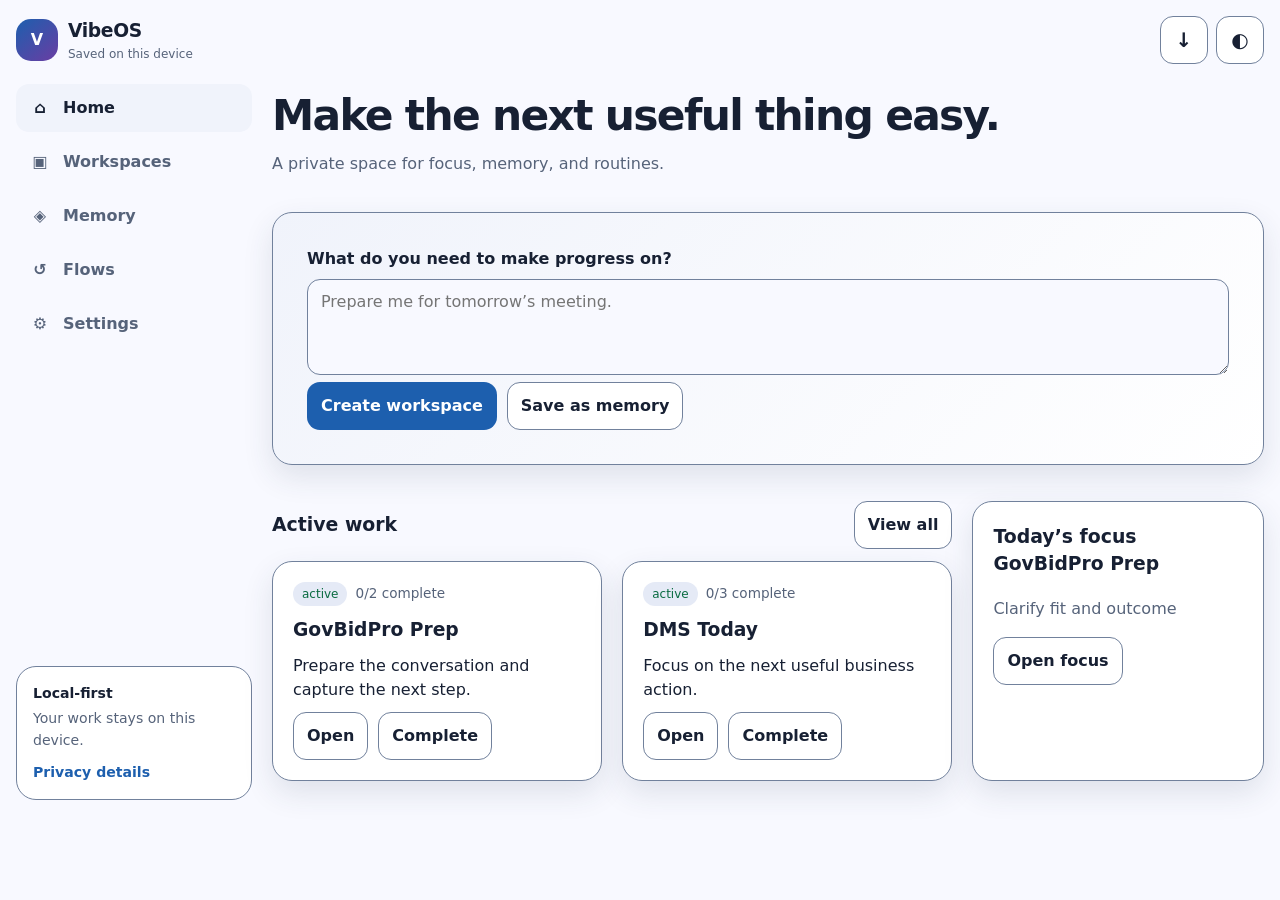
<file: vibeos/src/web/index.html>
<!doctype html>
<html lang="en">
<head>
  <meta charset="utf-8">
  <meta name="viewport" content="width=device-width,initial-scale=1,viewport-fit=cover">
  <meta name="theme-color" content="#101827">
  <meta name="description" content="VibeOS is a local-first workspace for focus, memory, and routines.">
  <title>VibeOS</title>
  <link rel="manifest" href="manifest.webmanifest">
  <link rel="icon" href="icon.svg" type="image/svg+xml">
  <link rel="stylesheet" href="styles.css">
</head>
<body>
  <a class="skip-link" href="#main">Skip to content</a>
  <div id="app" class="app">
    <header class="topbar">
      <a class="brand" href="#home" aria-label="VibeOS home">
        <span class="brand-mark" aria-hidden="true">V</span>
        <span><strong>VibeOS</strong><small id="connectionStatus">Saved on this device</small></span>
      </a>
      <div class="top-actions">
        <button id="installBtn" class="icon-button" type="button" aria-label="Install VibeOS" title="Install VibeOS">↓</button>
        <button id="themeBtn" class="icon-button" type="button" aria-label="Change appearance" title="Appearance">◐</button>
      </div>
    </header>

    <aside class="sidebar" aria-label="Primary navigation">
      <nav id="sideNav" class="side-nav"></nav>
      <section class="privacy-card">
        <strong>Local-first</strong>
        <p>Your work stays on this device.</p>
        <button class="text-button" type="button" id="privacyShortcut">Privacy details</button>
      </section>
    </aside>

    <main id="main" tabindex="-1"></main>

    <nav id="bottomNav" class="bottom-nav" aria-label="Primary navigation"></nav>
    <button id="quickAction" class="quick-action" type="button" aria-label="Create workspace">+</button>
  </div>

  <dialog id="dialog" aria-labelledby="dialogTitle">
    <form method="dialog" id="dialogForm" class="dialog-card">
      <div id="dialogBody"></div>
      <div class="dialog-actions"><button value="cancel">Close</button></div>
    </form>
  </dialog>

  <template id="toastTemplate"><div class="toast" role="status"></div></template>
  <script src="app.js"></script>
</body>
</html>
</file>
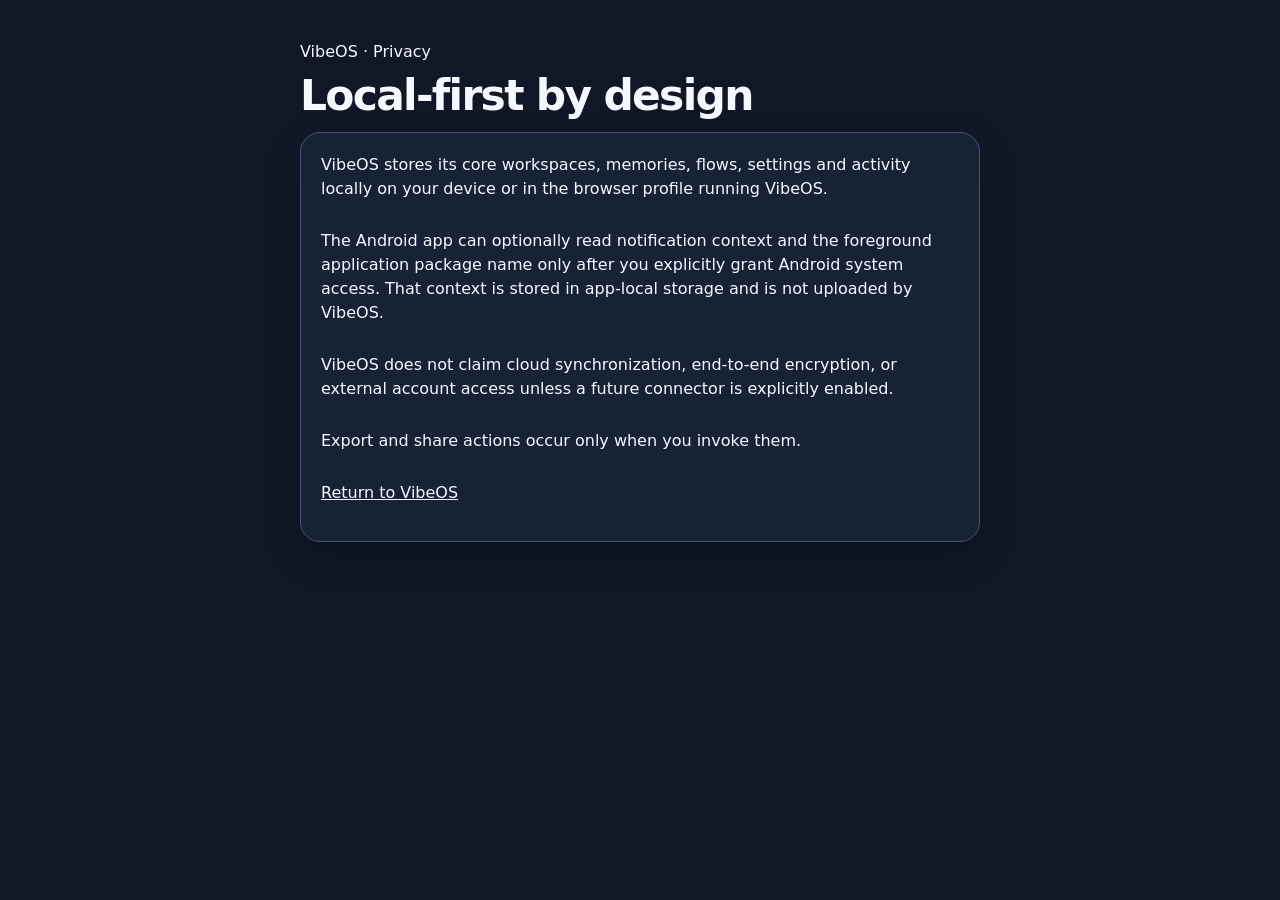
<file: vibeos/src/web/privacy.html>
<!doctype html><html lang="en"><head><meta charset="utf-8"><meta name="viewport" content="width=device-width,initial-scale=1"><meta name="theme-color" content="#111214"><title>VibeOS Privacy</title><link rel="stylesheet" href="styles.css"></head><body><main class="privacy-page"><div class="eyebrow">VibeOS · Privacy</div><h1>Local-first by design</h1><div class="card stack"><p>VibeOS stores its core workspaces, memories, flows, settings and activity locally on your device or in the browser profile running VibeOS.</p><p>The Android app can optionally read notification context and the foreground application package name only after you explicitly grant Android system access. That context is stored in app-local storage and is not uploaded by VibeOS.</p><p>VibeOS does not claim cloud synchronization, end-to-end encryption, or external account access unless a future connector is explicitly enabled.</p><p>Export and share actions occur only when you invoke them.</p><p><a href="./">Return to VibeOS</a></p></div></main></body></html>
</file>
<file: vibeos/src/web/styles.css>
:root{
  --background:#101827;--surface:#172235;--surface-raised:#202f47;--surface-soft:#283a56;
  --text:#f5f8ff;--muted:#b7c3d8;--outline:#435572;--primary:#a9c7ff;--on-primary:#08234f;
  --secondary:#d3b5ff;--success:#90e6bd;--warning:#ffd68c;--danger:#ffb4ab;--focus:#d5e2ff;
  --shadow:0 14px 36px rgba(0,0,0,.24);--radius:20px;--radius-small:13px;--tap:48px;
  --space:clamp(12px,2vw,20px);color-scheme:dark;font:16px/1.5 system-ui,-apple-system,"Segoe UI",Roboto,sans-serif;
}
[data-theme="light"]{--background:#f8f9ff;--surface:#fff;--surface-raised:#f0f3fb;--surface-soft:#e5eaf6;--text:#172033;--muted:#56637a;--outline:#71819c;--primary:#1d5fae;--on-primary:#fff;--secondary:#6a3da3;--success:#096b40;--warning:#745000;--danger:#ba1a1a;--focus:#174ea6;--shadow:0 12px 30px rgba(39,55,80,.12);color-scheme:light}
[data-theme="contrast"]{--background:#000;--surface:#000;--surface-raised:#000;--surface-soft:#111;--text:#fff;--muted:#fff;--outline:#fff;--primary:#fff;--on-primary:#000;--secondary:#fff;--success:#fff;--warning:#fff;--danger:#fff;--focus:#fff;--shadow:none;color-scheme:dark}
*{box-sizing:border-box}html{background:var(--background)}body{margin:0;background:var(--background);color:var(--text)}button,input,select,textarea{font:inherit}button,input,select,textarea{border:1px solid var(--outline);border-radius:var(--radius-small);background:var(--surface);color:var(--text);min-height:var(--tap);padding:10px 13px}button{cursor:pointer;font-weight:650}button:hover{background:var(--surface-soft)}button:focus-visible,input:focus-visible,select:focus-visible,textarea:focus-visible,a:focus-visible{outline:3px solid var(--focus);outline-offset:3px}input,textarea,select{width:100%}textarea{resize:vertical;min-height:96px}a{color:inherit}.skip-link{position:fixed;top:-100px;left:16px;z-index:100;background:var(--primary);color:var(--on-primary);padding:10px;border-radius:10px}.skip-link:focus{top:16px}
.app{min-height:100vh;max-width:1440px;margin:auto;padding:16px 16px 100px;display:grid;grid-template-columns:236px minmax(0,1fr);grid-template-rows:auto 1fr;gap:var(--space)}.topbar{grid-column:1/-1;display:flex;justify-content:space-between;align-items:center}.brand{display:flex;gap:10px;text-decoration:none;align-items:center}.brand strong{display:block;font-size:1.17rem;letter-spacing:-.02em}.brand small{display:block;color:var(--muted);font-size:.75rem}.brand-mark{display:grid;place-items:center;width:42px;height:42px;border-radius:15px;background:linear-gradient(140deg,var(--primary),var(--secondary));color:var(--on-primary);font-weight:900}.top-actions{display:flex;gap:8px}.icon-button{width:var(--tap);padding:0;font-size:1.25rem}.sidebar{display:flex;flex-direction:column;gap:var(--space)}.side-nav,.bottom-nav{display:grid;gap:6px}.nav-button{display:flex;align-items:center;gap:12px;text-align:left;border:none;background:transparent;color:var(--muted)}.nav-button[aria-current="page"]{background:var(--surface-raised);color:var(--text)}.nav-icon{width:22px;text-align:center}.privacy-card{margin-top:auto;padding:16px;border-radius:var(--radius);background:var(--surface);border:1px solid var(--outline);font-size:.88rem}.privacy-card p{color:var(--muted);margin:.25rem 0 .7rem}.text-button{min-height:auto;padding:0;border:0;background:transparent;color:var(--primary);font-size:inherit}
main{min-width:0}.view-header{display:flex;align-items:start;justify-content:space-between;gap:16px;margin-bottom:var(--space)}h1,h2,h3,p{margin-top:0}h1{font-size:clamp(1.8rem,4vw,2.65rem);letter-spacing:-.04em;margin-bottom:4px}h2{font-size:1.18rem;margin-bottom:0}.lede,.muted,.meta{color:var(--muted)}.meta{font-size:.82rem}.primary{border-color:transparent;background:var(--primary);color:var(--on-primary)}.primary:hover{filter:brightness(1.06);background:var(--primary)}.danger{color:var(--danger);border-color:currentColor}.button-row{display:flex;gap:10px;flex-wrap:wrap;align-items:center}.card{border:1px solid var(--outline);border-radius:var(--radius);background:var(--surface);padding:var(--space);box-shadow:var(--shadow)}.hero{background:linear-gradient(135deg,var(--surface-raised),var(--surface));padding:clamp(20px,4vw,34px)}.hero label{font-weight:700;display:block;margin-bottom:8px}.hero textarea{background:var(--background)}.split,.grid{display:grid;gap:var(--space)}.split{grid-template-columns:minmax(0,1.4fr) minmax(220px,.6fr)}.grid{grid-template-columns:repeat(auto-fit,minmax(225px,1fr))}.section{margin-top:clamp(22px,4vw,36px)}.section-heading{display:flex;justify-content:space-between;align-items:center;gap:12px;margin-bottom:12px}.workspace{display:flex;flex-direction:column;gap:10px}.workspace h3{margin:0}.workspace p{margin:0;flex:1}.badge{display:inline-flex;width:max-content;border-radius:999px;padding:3px 9px;background:var(--surface-soft);font-size:.75rem}.badge.active{color:var(--success)}.badge.done{color:var(--primary)}.empty{padding:28px;text-align:center;border:1px dashed var(--outline);border-radius:var(--radius);color:var(--muted)}.list{display:grid;gap:10px}.list-item{display:flex;gap:12px;justify-content:space-between;align-items:start}.list-item h3{font-size:1rem;margin:0 0 3px}.list-item p{margin:0}.checklist{padding:0;margin:14px 0;list-style:none;display:grid;gap:8px}.checklist label{display:flex;gap:10px;align-items:center}.checklist input{width:22px;min-height:22px}.status-row{display:flex;gap:8px;align-items:center;color:var(--muted);font-size:.85rem}.status-dot{width:10px;height:10px;border-radius:50%;background:var(--success)}.status-dot.offline{background:var(--warning)}.settings-grid{display:grid;grid-template-columns:repeat(auto-fit,minmax(260px,1fr));gap:var(--space)}.field{display:grid;gap:6px;margin-bottom:12px}.field label{font-weight:650}.native-status{border-left:4px solid var(--primary)}dialog{padding:0;border:0;background:transparent;color:var(--text);max-width:min(94vw,640px)}dialog::backdrop{background:rgba(3,8,18,.72)}.dialog-card{background:var(--surface);border:1px solid var(--outline);padding:clamp(18px,4vw,28px);border-radius:var(--radius);box-shadow:var(--shadow)}.dialog-card h2{font-size:1.45rem}.dialog-actions{display:flex;gap:10px;justify-content:flex-end;margin-top:18px}.toast{position:fixed;z-index:20;left:50%;bottom:94px;transform:translateX(-50%);max-width:calc(100% - 32px);padding:12px 16px;border-radius:12px;background:var(--text);color:var(--background);box-shadow:var(--shadow)}.quick-action{position:fixed;right:max(18px,calc((100vw - 1440px)/2 + 18px));bottom:88px;z-index:6;width:58px;min-height:58px;border-radius:50%;border:0;background:var(--primary);color:var(--on-primary);font-size:2rem;box-shadow:var(--shadow)}.bottom-nav{display:none}
@media(max-width:720px){.app{display:block;padding:14px 14px 92px}.sidebar{display:none}.topbar{margin-bottom:22px}.bottom-nav{position:fixed;display:grid;grid-template-columns:repeat(5,1fr);gap:2px;left:12px;right:12px;bottom:12px;z-index:5;padding:6px;background:color-mix(in srgb,var(--surface) 94%,transparent);backdrop-filter:blur(18px);border:1px solid var(--outline);border-radius:18px}.bottom-nav .nav-button{min-height:54px;padding:5px;justify-content:center;flex-direction:column;gap:1px;font-size:.67rem}.nav-icon{font-size:1rem}.quick-action{right:20px;bottom:84px}.split{grid-template-columns:1fr}.view-header{align-items:center}.view-header .button-row button:not(.primary){display:none}}@media(min-width:721px){.quick-action{display:none}}@media(prefers-reduced-motion:reduce){*,*:before,*:after{animation:none!important;transition:none!important;scroll-behavior:auto!important}}[data-motion="reduce"] *,[data-motion="reduce"] *:before,[data-motion="reduce"] *:after{animation:none!important;transition:none!important;scroll-behavior:auto!important}
input[type="checkbox"]{width:22px;min-height:22px;padding:0;vertical-align:middle}.file-button{display:inline-flex;align-items:center;min-height:var(--tap);padding:10px 13px;border:1px solid var(--outline);border-radius:var(--radius-small);background:var(--surface);font-weight:650;cursor:pointer}.file-button input{position:absolute;width:1px;height:1px;overflow:hidden;clip:rect(0 0 0 0);white-space:nowrap}.privacy-page{display:block;max-width:760px;margin:auto;padding:clamp(16px,4vw,40px)}.privacy-page .stack{display:grid;gap:12px}
</file>
